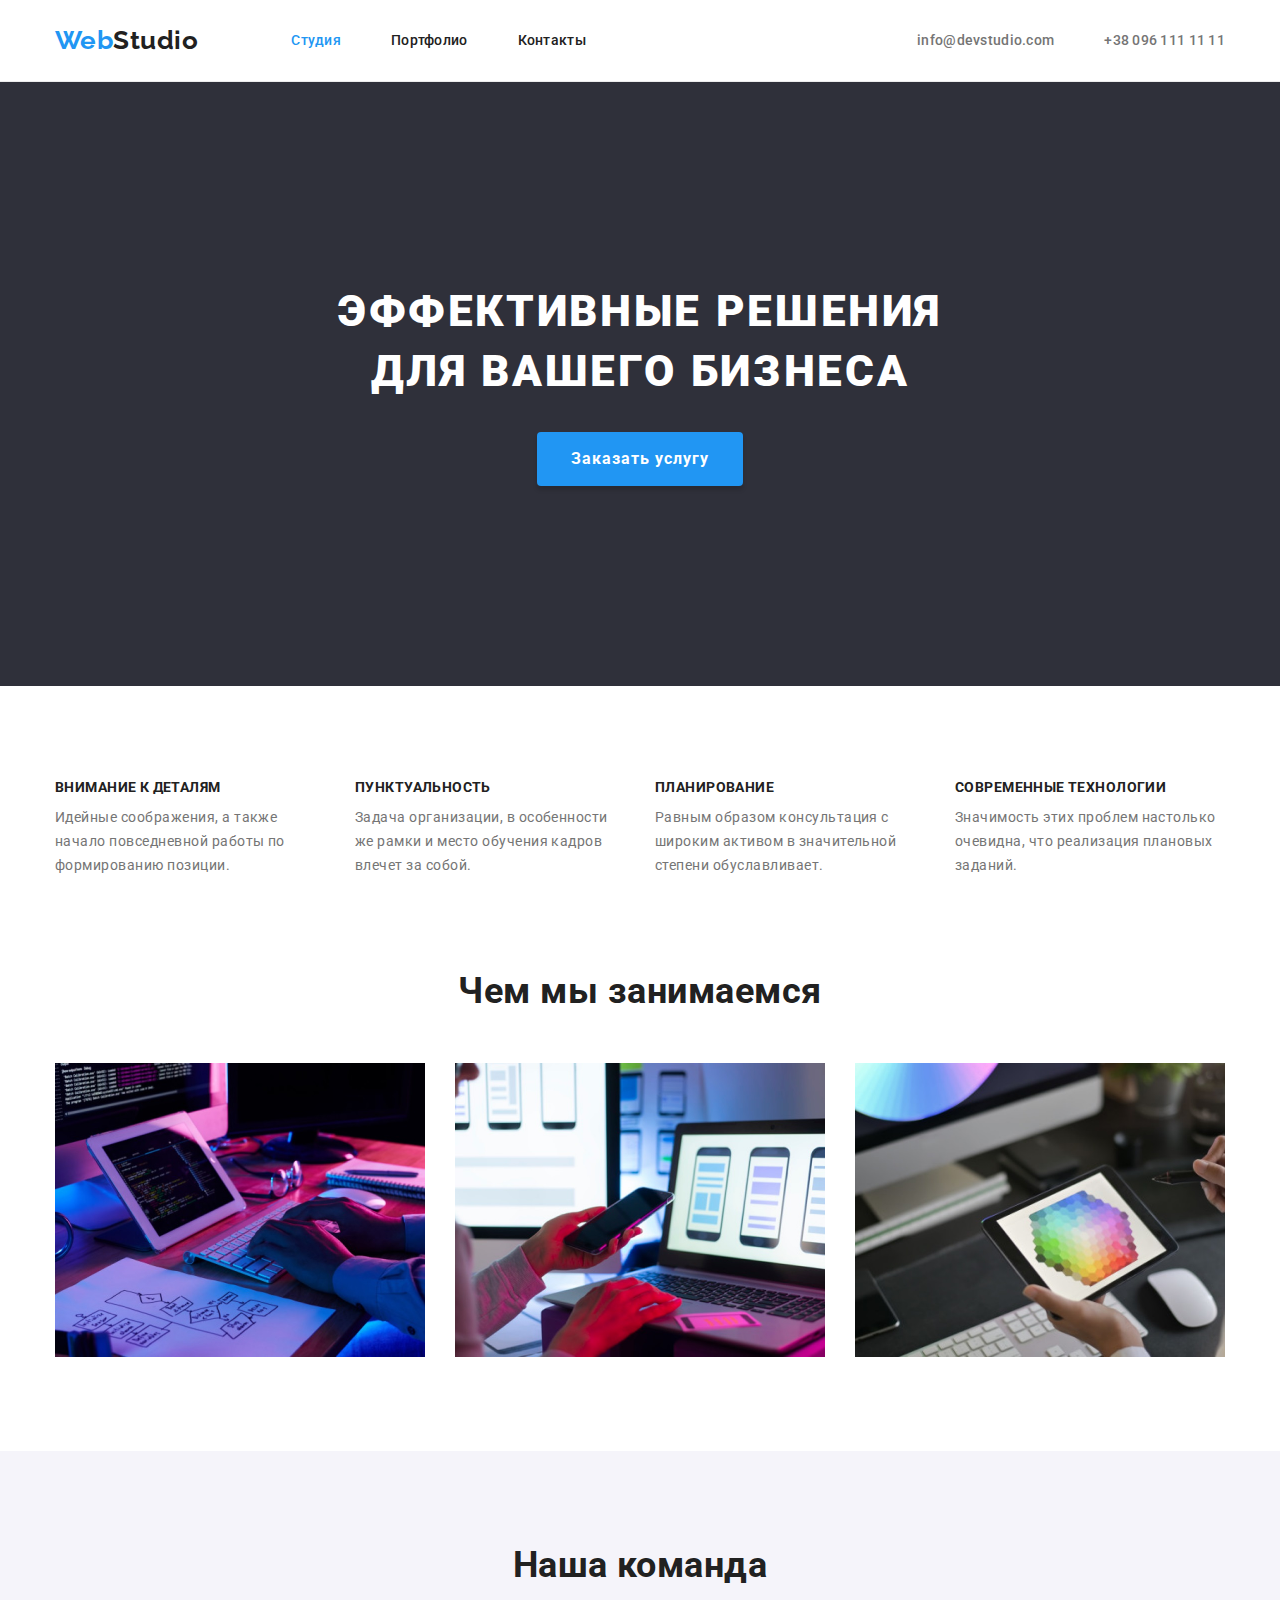
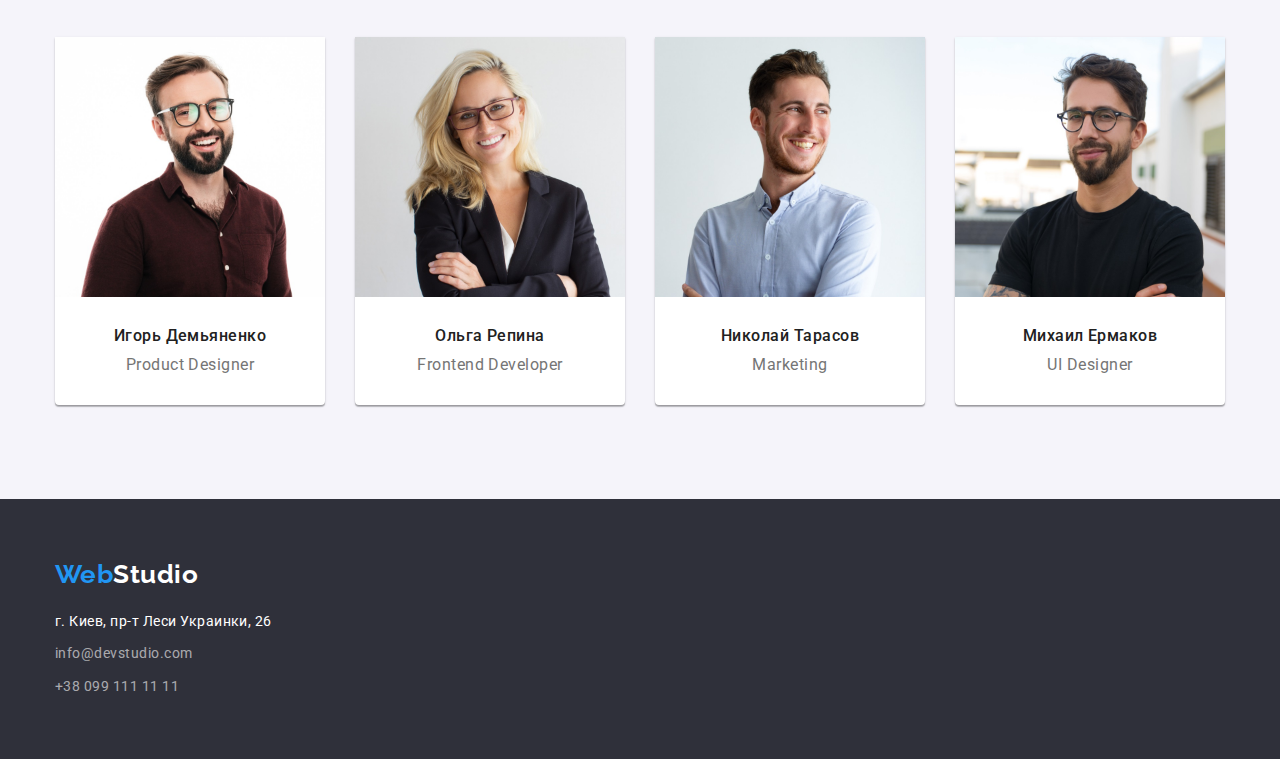
<file: index.html>
<!DOCTYPE html>
<html lang="ru">
	<head>
		<meta charset="UTF-8" />
		<meta http-equiv="X-UA-Compatible" content="IE=edge" />
		<meta name="viewport" content="width=device-width, initial-scale=1.0" />
		<link rel="preconnect" href="https://fonts.googleapis.com" />
		<link rel="preconnect" href="https://fonts.gstatic.com" crossorigin />
		<link
			href="https://fonts.googleapis.com/css2?family=Raleway:wght@700&family=Roboto:wght@400;500;700;900&display=swap"
			rel="stylesheet"
		/>
		<link
			rel="stylesheet"
			href="https://cdnjs.cloudflare.com/ajax/libs/modern-normalize/1.1.0/modern-normalize.min.css"
		/>
		<link rel="stylesheet" href="css/styles.css" />
		<title>Студия</title>
	</head>
	<body>
		<!-- head of documeent -->
		<header class="menu-top">
			<!-- head of document left (main)-->
			<div class="container">
				<div class="flex">
					<nav class="nav">
						<a href="./index.html" class="logo-web-header">Web<span class="logo-studio-header">Studio</span></a>
						<!-- head of document center (menu)-->
						<ul class="menu-top-center">
							<li class="item">
								<a class="menu-item current" href="./index.html">Студия</a>
							</li>
							<li class="item">
								<a class="menu-item" href="./portfolio.html">Портфолио</a>
							</li>
							<li class="item">
								<a class="menu-item" href="#">Контакты</a>
							</li>
						</ul>
					</nav>
					<!-- head of document right -->
					<ul class="contacts">
						<!-- e-mail -->
						<li class="item">
							<a href="mailto:info@devstudio.com">info@devstudio.com</a>
						</li>
						<!-- phone -->
						<li class="item">
							<a href="tel:+380961111111">+38 096 111 11 11</a>
						</li>
					</ul>
				</div>
			</div>
		</header>
		<!-- main -->
		<main>
			<section class="top-main section">
				<h1 class="top-main-text">Эффективные решения для вашего бизнеса</h1>
				<button type="button" class="top-main-button">Заказать услугу</button>
			</section>
			<section class="middle-main section">
				<div class="container">
					<h2 class="visually-hidden">Наши преимущества</h2>
					<ul class="middle-main-list">
						<li class="item">
							<h3>Внимание к деталям</h3>
							<p>Идейные соображения, а также начало повседневной работы по формированию позиции.</p>
						</li>
						<li class="item">
							<h3>Пунктуальность</h3>
							<p>Задача организации, в особенности же рамки и место обучения кадров влечет за собой.</p>
						</li>
						<li class="item">
							<h3>Планирование</h3>
							<p>Равным образом консультация с широким активом в значительной степени обуславливает.</p>
						</li>
						<li class="item">
							<h3>Современные технологии</h3>
							<p>Значимость этих проблем настолько очевидна, что реализация плановых заданий.</p>
						</li>
					</ul>
				</div>
			</section>
			<section class="middle-img section">
				<div class="container">
					<h2 class="menu-item-name">Чем мы занимаемся</h2>
					<ul class="middle-main-title">
						<li class="item">
							<img
								src="images/close-up-image-programer-working-his-desk-office_1098-18707.jpg"
								alt="программист работающий в офисе"
								width="370"
							/>
						</li>
						<li class="item">
							<img
								src="images/web-ui-designers-are-developing-application-smartphones-team-creators-is-working-interface-mobile-phones_8119-2713.jpg"
								alt="веб-дизайнеры разрабатывают интерфейс приложений для смартфонов"
								width="370"
							/>
						</li>
						<li class="item">
							<img
								src="images/creative-artist-web-design-with-working-colour-selection-graphic-tablet_35674-1119.jpg"
								alt="художник с рабочей цветовой гаммой в графическом планшете"
								width="370"
							/>
						</li>
					</ul>
				</div>
			</section>
			<section class="bottom-main section">
				<div class="container">
					<h2 class="team-title">Наша команда</h2>
					<ul class="team-list">
						<li class="item">
							<img src="images/4853.jpg" alt="Игорь Демьяненко" width="270" />
							<div class="item-text">
								<h3>Игорь Демьяненко</h3>
								<p>Product Designer</p>
							</div>
						</li>
						<li class="item">
							<img src="images/5844.jpg" alt="Ольга Репина" width="270" />
							<div class="item-text">
								<h3>Ольга Репина</h3>
								<p>Frontend Developer</p>
							</div>
						</li>
						<li class="item">
							<img src="images/16166.jpg" alt="Николай Тарасов" width="270" />
							<div class="item-text">
								<h3>Николай Тарасов</h3>
								<p>Marketing</p>
							</div>
						</li>
						<li class="item">
							<img src="images/2968.jpg" alt="Михаил Ермаков" width="270" />
							<div class="item-text">
								<h3>Михаил Ермаков</h3>
								<p>UI Designer</p>
							</div>
						</li>
					</ul>
				</div>
			</section>
		</main>
		<!-- footer -->
		<footer class="menu-footer">
			<div class="container">
				<a href="./index.html" class="logo-web-footer">Web<span class="logo-studio-footer">Studio</span></a>
				<address class="footer-address">
					<p class="contacts-footer">г. Киев, пр-т Леси Украинки, 26</p>
					<ul>
						<li class="item">
							<a href="mailto:info@devstudio.com" class="link">info@devstudio.com</a>
						</li>
						<li class="item">
							<a href="tel:+380991111111" class="link">+38 099 111 11 11</a>
						</li>
					</ul>
				</address>
			</div>
		</footer>
	</body>
</html>
</file>
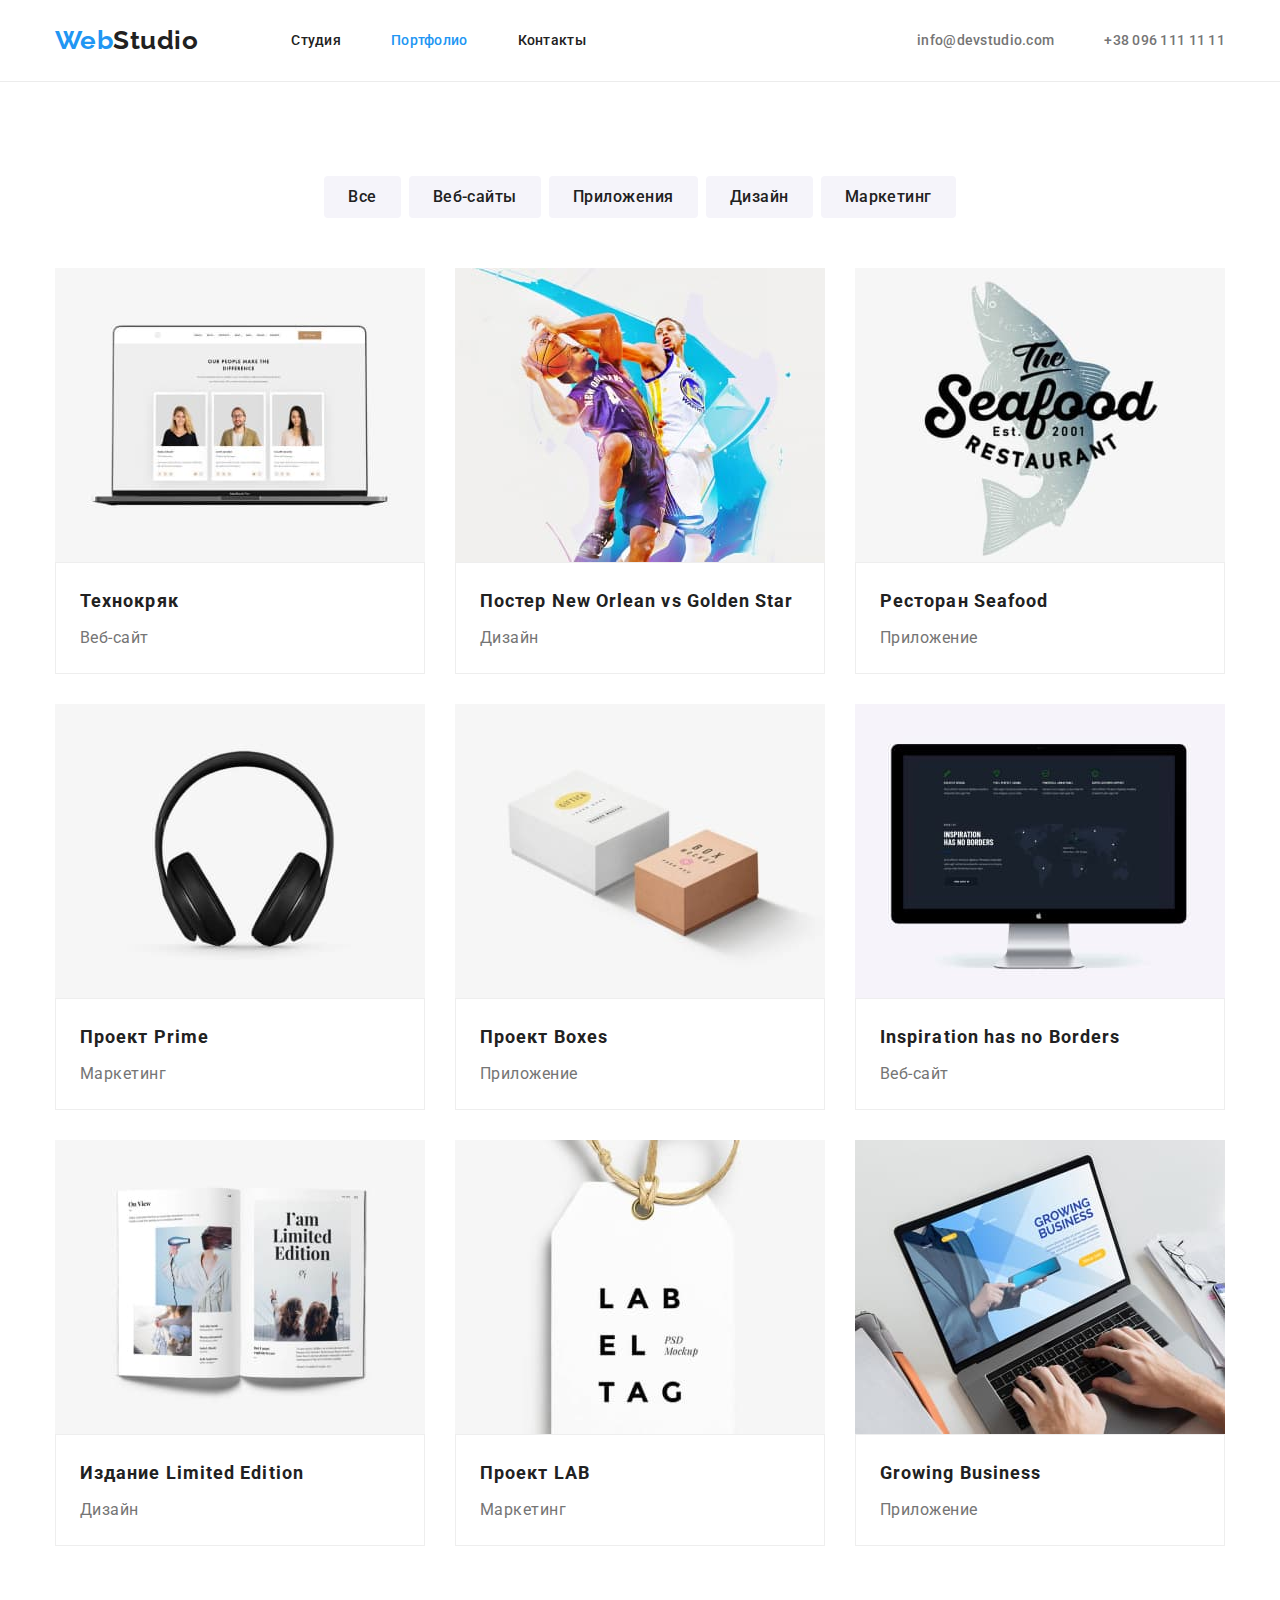
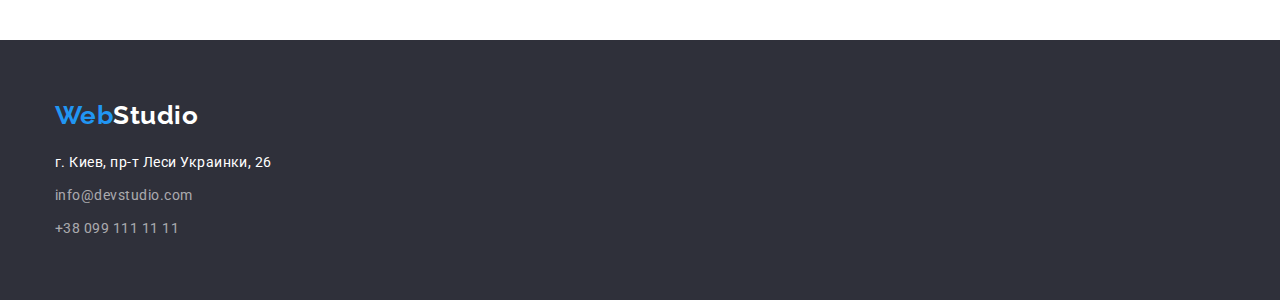
<file: portfolio.html>
<!DOCTYPE html>
<html lang="ru">
	<head>
		<meta charset="UTF-8" />
		<meta http-equiv="X-UA-Compatible" content="IE=edge" />
		<meta name="viewport" content="width=device-width, initial-scale=1.0" />
		<link rel="preconnect" href="https://fonts.googleapis.com" />
		<link rel="preconnect" href="https://fonts.gstatic.com" crossorigin />
		<link
			href="https://fonts.googleapis.com/css2?family=Raleway:wght@700&family=Roboto:wght@400;500;700;900&display=swap"
			rel="stylesheet"
		/>
		<link
			rel="stylesheet"
			href="https://cdnjs.cloudflare.com/ajax/libs/modern-normalize/1.1.0/modern-normalize.min.css"
		/>
		<link rel="stylesheet" href="css/styles.css" />
		<title>Портфолио</title>
	</head>
	<body>
		<!-- head of documeent -->
		<header class="menu-top">
			<!-- head of document left (main)-->
			<div class="container">
				<div class="flex">
					<nav class="nav">
						<a href="./index.html" class="logo-web-header">Web<span class="logo-studio-header">Studio</span></a>
						<!-- head of document center (menu)-->
						<ul class="menu-top-center">
							<li class="item">
								<a class="menu-item" href="./index.html">Студия</a>
							</li>
							<li class="item">
								<a class="menu-item current" href="./portfolio.html">Портфолио</a>
							</li>
							<li class="item">
								<a class="menu-item" href="#">Контакты</a>
							</li>
						</ul>
					</nav>
					<!-- head of document right -->
					<ul class="contacts">
						<!-- e-mail -->
						<li class="item">
							<a href="mailto:info@devstudio.com">info@devstudio.com</a>
						</li>
						<!-- phone -->
						<li class="item">
							<a href="tel:+380961111111">+38 096 111 11 11</a>
						</li>
					</ul>
				</div>
			</div>
		</header>
		<!-- main -->
		<main>
			<section class="portfolio section">
				<div class="container">
					<h1 class="visually-hidden">Наши услуги</h1>
					<ul class="filter-portfolio">
						<li class="item"><button type="button">Все</button></li>
						<li class="item"><button type="button">Веб-сайты</button></li>
						<li class="item"><button type="button">Приложения</button></li>
						<li class="item"><button type="button">Дизайн</button></li>
						<li class="item"><button type="button">Маркетинг</button></li>
					</ul>
					<ul class="menu-portfolio">
						<li class="item">
							<img src="images/portfolio1.jpg" alt="Веб-сайт на экране ноутбука" width="370" />
							<div class="item-text">
								<h2>Технокряк</h2>
								<p>Веб-сайт</p>
							</div>
						</li>
						<li class="item">
							<img src="images/portfolio2.jpg" alt="Изображение двух баскетболистов" width="370" />
							<div class="item-text">
								<h2>Постер New Orlean vs Golden Star</h2>
								<p>Дизайн</p>
							</div>
						</li>
						<li class="item">
							<img src="images/portfolio-1.jpg" alt="Вывеска ресторана" width="370" />
							<div class="item-text">
								<h2>Ресторан Seafood</h2>
								<p>Приложение</p>
							</div>
						</li>
						<li class="item">
							<img src="images/portfolio-2.jpg" alt="Наушники" width="370" />
							<div class="item-text">
								<h2>Проект Prime</h2>
								<p>Маркетинг</p>
							</div>
						</li>
						<li class="item">
							<img src="images/portfolio5.jpg" alt="Две коробки" width="370" />
							<div class="item-text">
								<h2>Проект Boxes</h2>
								<p>Приложение</p>
							</div>
						</li>
						<li class="item">
							<img src="images/111.jpg" alt="Веб-сайт на экране монитора" width="370" />
							<div class="item-text">
								<h2>Inspiration has no Borders</h2>
								<p>Веб-сайт</p>
							</div>
						</li>
						<li class="item">
							<img src="images/portfolio7.jpg" alt="Открытая книга" width="370" />
							<div class="item-text">
								<h2>Издание Limited Edition</h2>
								<p>Дизайн</p>
							</div>
						</li>
						<li class="item">
							<img src="images/portfolio8.jpg" alt="Бирка с названием" width="370" />
							<div class="item-text">
								<h2>Проект LAB</h2>
								<p>Маркетинг</p>
							</div>
						</li>
						<li class="item">
							<img src="images/2910404.jpg" alt="Руки разработчика на клавиатуре ноутбука" width="370" />
							<div class="item-text">
								<h2>Growing Business</h2>
								<p>Приложение</p>
							</div>
						</li>
					</ul>
				</div>
			</section>
		</main>
		<!-- footer -->
		<footer class="menu-footer">
			<div class="container">
				<a href="./index.html" class="logo-web-footer">Web<span class="logo-studio-footer">Studio</span></a>
				<address class="footer-address">
					<p class="contacts-footer">г. Киев, пр-т Леси Украинки, 26</p>
					<ul>
						<li class="item">
							<a href="mailto:info@devstudio.com" class="link">info@devstudio.com</a>
						</li>
						<li class="item">
							<a href="tel:+380991111111" class="link">+38 099 111 11 11</a>
						</li>
					</ul>
				</address>
			</div>
		</footer>
	</body>
</html>
</file>
<file: css/styles.css>
:root {
	--body-bck: #e5e5e5;
	--menu-bck: #ffffff;
	--accent-color: #2196f3;
	--logo-text-color: #000000;
	--primary-text-color: #212121;
	--primary-contact-color: #757575;
	--top-main-bck: #2f303a;
	--bottom-main-bck: #f5f4fa;
	--border-header-color: #ececec;
	--border-service-color: #eeeeee;
	--footer-contact-color: rgba(255, 255, 255, 0.6);
	--items-between: 30px;
}

html {
	box-sizing: border-box;
}

*,
*::before,
*::after {
	box-sizing: inherit;
}

h1,
h2,
h3,
h4,
h5,
h6,
p {
	margin: 0;
	padding: 0;
	border: 0;
}

body {
	font-family: Roboto, sans-serif;
	color: var(--primary-text-color);
	background-color: var(--menu-bck);
	letter-spacing: 0.03em;
}

img {
	display: block;
}

h2 {
	color: var(--primary-text-color);
}

a {
	text-decoration: none;
	margin: 0;
	padding: 0;
}

ul {
	list-style-type: none;
	margin: 0;
	padding: 0;
}

.menu-top {
	display: flex;
	padding-top: 25px;
	padding-bottom: 25px;
	align-items: center;
	background: var(--menu-bck);
	border-bottom: 1px solid var(--border-header-color);
}

.container {
	width: 1200px;
	margin-left: auto;
	margin-right: auto;
	padding-left: 15px;
	padding-right: 15px;
}

.section {
	padding-top: 94px;
}

.flex {
	display: flex;
	align-items: center;
}

.visually-hidden {
	position: absolute;
	width: 1px;
	height: 1px;
	margin: -1px;
	border: 0;
	padding: 0;
	white-space: nowrap;
	clip-path: inset(100%);
	clip: rect(0 0 0 0);
	overflow: hidden;
}

.nav {
	display: flex;
	align-items: center;
}

.logo-web-header {
	display: flex;
	margin-right: 93px;
	font-family: Raleway;
	font-weight: 700;
	font-size: 26px;
	line-height: 1.19;
	color: var(--accent-color);
}

.logo-studio-header {
	color: var(--primary-text-color);
}

.menu-top-center {
	display: flex;
}

.menu-top-center .item + .item {
	margin-left: 50px;
}

.menu-top-center .menu-item {
	font-weight: 500;
	font-size: 14px;
	line-height: 1.14;
	letter-spacing: 0.02em;
	color: var(--primary-text-color);
}

.menu-top-center a:hover,
.menu-top-center a:focus {
	color: var(--accent-color);
}

.menu-top-center .menu-item.current {
	color: var(--accent-color);
}

.contacts {
	display: flex;
	margin-left: auto;
}

.contacts .item + .item {
	margin-left: 50px;
}

.contacts a {
	font-weight: 500;
	font-size: 14px;
	line-height: 1.14px;
	letter-spacing: 0.02em;
	color: var(--primary-contact-color);
}

.contacts a:hover,
.contacts a:focus {
	color: var(--accent-color);
}

.top-main {
	padding-top: 200px;
	padding-bottom: 200px;
	text-align: center;
	background-color: var(--top-main-bck);
}

.top-main-text {
	width: 696px;
	margin: 0 auto;
	font-weight: 900;
	font-size: 44px;
	line-height: 1.36;
	letter-spacing: 0.06em;
	text-align: center;
	text-transform: uppercase;
	color: var(--menu-bck);
}

.top-main-button {
	align-items: center;
	text-align: center;
	margin-left: auto;
	margin-right: auto;
	margin-top: 30px;
	padding: 10px 32px;
	background: var(--accent-color);
	box-shadow: 0px 4px 4px rgba(0, 0, 0, 0.15);
	border-radius: 4px;
	font-weight: 700;
	font-size: 16px;
	line-height: 1.88;
	letter-spacing: 0.06em;
	color: var(--menu-bck);
	cursor: pointer;
}

.middle-main {
	padding-top: 94px;
	background: var(--menu-bck);
}

.middle-main p {
	font-size: 14px;
	line-height: 1.71;
}

.middle-main-list {
	display: flex;
	justify-content: center;
}

.middle-main-list h3 {
	margin-bottom: 10px;
	font-weight: 700;
	font-size: 14px;
	line-height: 1.14;
	letter-spacing: 0.03em;
	text-transform: uppercase;
	color: var(--primary-text-color);
}

.middle-main-list .item {
	width: 270px;
}

.middle-main-list p {
	font-size: 14px;
	line-height: 1.71;
	color: var(--primary-contact-color)
}

.middle-main-list .item + .item {
	margin-left: 30px;
}

.middle-img h2 {
	font-weight: 700;
	font-size: 36px;
	line-height: 1.16;
	text-align: center;
}

.middle-img {
	text-align: center;
	padding-bottom: 94px;
}

.middle-img .item + .item {
	margin-left: 30px;
}

.middle-main-title {
	display: flex;
	margin-top: 50px;
	justify-content: center;
}

.bottom-main {
	padding-bottom: 94px;
	background-color: var(--bottom-main-bck);
}

.team-title {
	margin: 0;
	font-weight: 700;
	font-size: 36px;
	line-height: 1.16;
	text-align: center;
	color: var(--primary-text-color);
}

.bottom-main .item {
	background: var(--menu-bck);
	box-shadow: 0px 1px 3px rgba(0, 0, 0, 0.12), 0px 1px 1px rgba(0, 0, 0, 0.14), 0px 2px 1px rgba(0, 0, 0, 0.2);
	border-radius: 0px 0px 4px 4px;
}

.bottom-main .item + .item {
	margin-left: 30px;
}

.team-list {
	display: flex;
	justify-content: center;
	margin-top: 50px;
	font-weight: 500;
	font-size: 16px;
	line-height: 1.18;
	text-align: center;
	color: var(--primary-text-color);
}

.bottom-main h3 {
	font-weight: 500;
	font-size: 16px;
	line-height: 1.18;
	letter-spacing: 0.03em;
	color: var(--primary-text-color);
}

.bottom-main p {
	margin-top: 10px;
	font-weight: 400;
	font-size: 16px;
	line-height: 1.18;
	color: var(--primary-contact-color);
}

.item-text {
	padding-top: 30px;
	padding-bottom: 30px;
}

.item-text p {
	color: var(--primary-contact-color);
}

.menu-footer {
	padding-top: 60px;
	padding-bottom: 60px;
	background-color: var(--top-main-bck);
}

.logo-web-footer {
	display: block;
	font-family: Raleway, sans-serif;
	font-weight: 700;
	font-size: 26px;
	line-height: 1.19;
	color: var(--accent-color);
}

.logo-studio-footer {
	color: var(--menu-bck);
}

.footer-address {
	font-style: normal;
}

.menu-footer a {
	margin-bottom: 20px;
}

.menu-footer p {
	margin-bottom: 9px;
	font-size: 14px;
	line-height: 1.7;
	color: var(--menu-bck);
}

.menu-footer .item + .item {
	margin-top: 9px;
}

.menu-footer .link {
	font-size: 14px;
	line-height: 1.7;
	color: rgba(255, 255, 255, 0.6);
}

.menu-footer .link:hover,
.menu-footer .link:focus {
	color: var(--accent-color);
}

button {
	padding: 6px 22px;
	font-family: Roboto, sans-serif;
	font-weight: 500;
	font-size: 16px;
	line-height: 1.62;
	cursor: pointer;
	text-align: center;
	letter-spacing: 0.03em;
	border-radius: 4px;
	border-color: transparent;
	background-color: var(--bottom-main-bck);
	color: var(--primary-text-color);
}

.portfolio {
	padding-bottom: 94px;
}
.filter-portfolio {
	display: flex;
	justify-content: center;
	margin-bottom: 50px;
}

.filter-portfolio .item + .item {
	margin-left: 8px;
}

button:hover,
button:focus {
	color: var(--menu-bck);
	background-color: var(--accent-color);
}

.menu-portfolio {
	display: flex;
	flex-wrap: wrap;
	justify-content: center;
	margin-top: calc(-1 * var(--items-between));
	margin-left: calc(-1 * var(--items-between));
}

.menu-portfolio > .item {
	flex-basis: calc(100% / 3 - 30px);
	margin-top: var(--items-between);
	margin-left: var(--items-between);
	background: var(--menu-bck);
}

.menu-portfolio .item-text {
	padding: 20px 24px;
	border: 1px solid var(--border-service-color);
}

.menu-portfolio h2 {
	margin-bottom: 4px;
	font-weight: 700;
	font-size: 18px;
	line-height: 2;
	letter-spacing: 0.06em;
}

.menu-portfolio p {
	font-size: 16px;
	line-height: 1.88;
}
</file>
